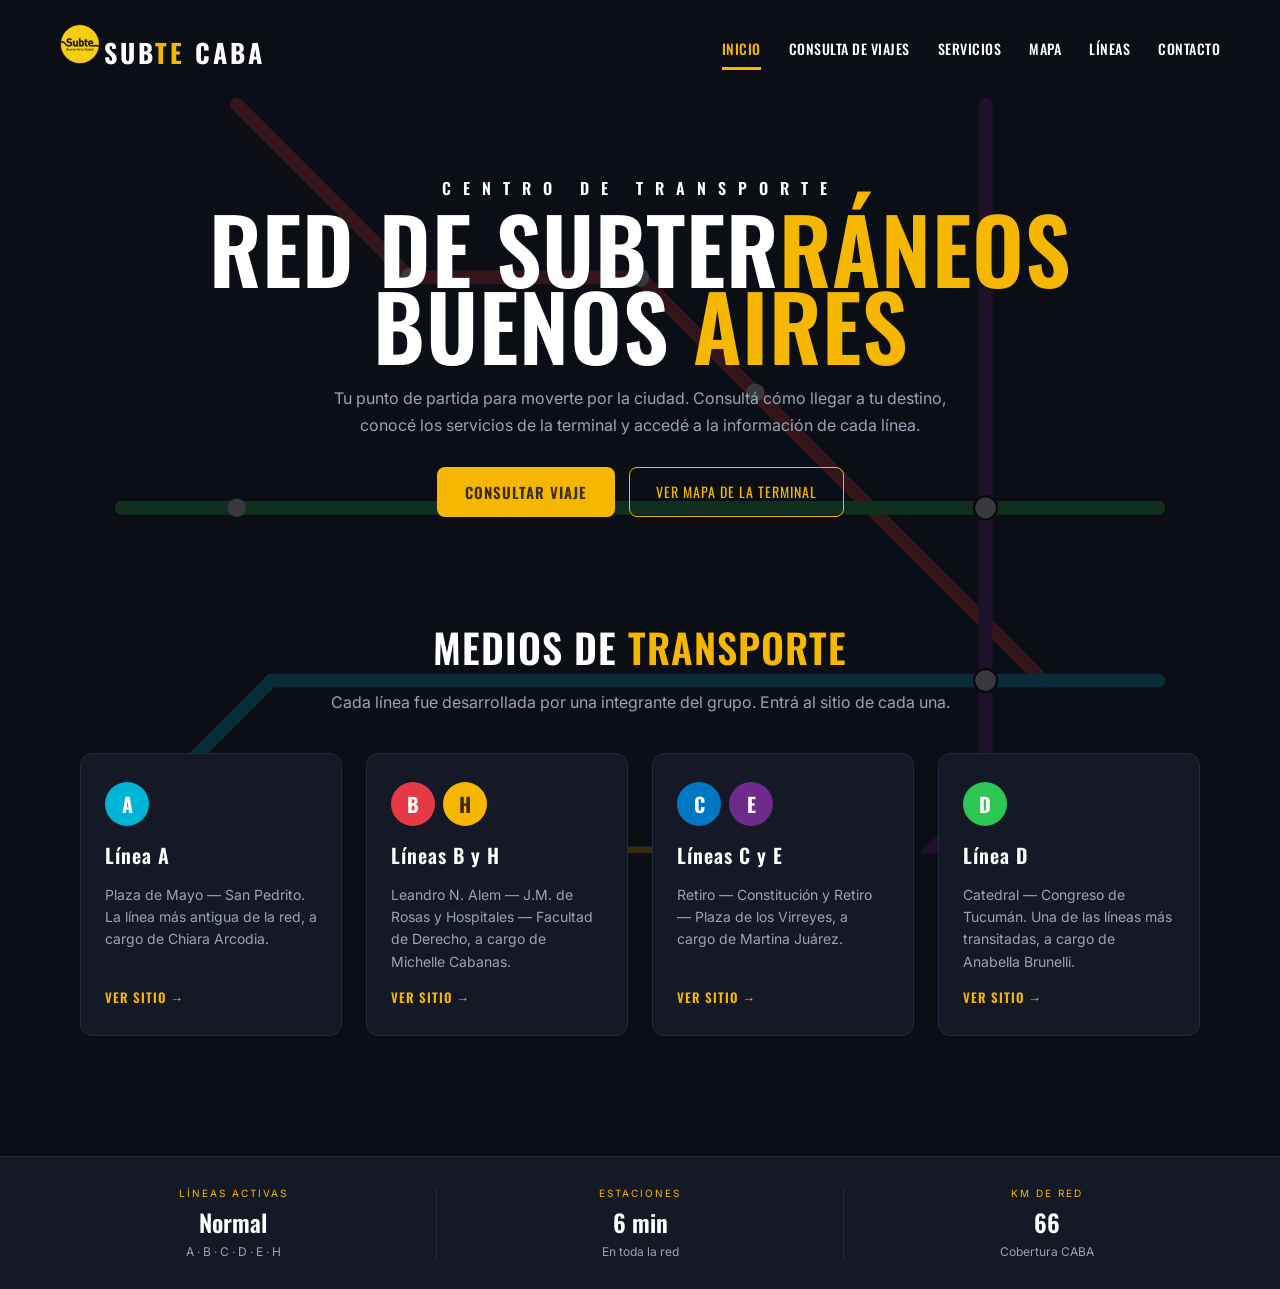
<file: index.html>
<!DOCTYPE html>
<html lang="es">
<head>
    <meta charset="UTF-8">
    <meta name="viewport" content="width=device-width, initial-scale=1.0">
    <title>Centro de Transporte Subte CABA - Inicio</title>

    <!-- Tipografías compartidas del sistema (Oswald + Inter) -->
    <link rel="preconnect" href="https://fonts.googleapis.com">
    <link rel="preconnect" href="https://fonts.gstatic.com" crossorigin>
    <link href="https://fonts.googleapis.com/css2?family=Oswald:wght@500;600;700&family=Inter:wght@400;500;600&display=swap" rel="stylesheet">

    <link rel="stylesheet" href="estilo/style.css">
</head>
<body>
    <div class="background-map">
        <svg viewBox="0 0 1000 700" xmlns="http://www.w3.org/2000/svg">
            <path d="M150 50 L300 200 L500 200 L600 300 L850 550" stroke="#E63946" stroke-width="12" fill="none" stroke-linecap="round"/>
            <line x1="50" y1="400" x2="950" y2="400" stroke="#2DC653" stroke-width="12" stroke-linecap="round"/>
            <path d="M80 650 L180 550 L850 550 L950 550" stroke="#00B4D8" stroke-width="12" fill="none" stroke-linecap="round"/>
            <path d="M800 50 L800 650 L750 700" stroke="#6F2B8C" stroke-width="12" fill="none" stroke-linecap="round"/>
            <path d="M350 700 L700 700 L800 850" stroke="#F5B700" stroke-width="12" fill="none" stroke-linecap="round"/>
            <circle cx="300" cy="200" r="8" fill="#fff"/>
            <circle cx="500" cy="200" r="8" fill="#fff"/>
            <circle cx="600" cy="300" r="8" fill="#fff"/>
            <circle cx="150" cy="400" r="8" fill="#fff"/>
            <circle cx="450" cy="400" r="8" fill="#fff"/>
            <circle cx="800" cy="400" r="10" fill="#fff" stroke="#000" stroke-width="2"/>
            <circle cx="800" cy="550" r="10" fill="#fff" stroke="#000" stroke-width="2"/>
        </svg>
    </div>

    <div class="main-container">
        <header>
            <nav class="nav">
                <div class="nav-brand">
                    <img src="img/logo-subte.png" alt="Logo del Subte de Buenos Aires" class="logo-img">
                    <a href="index.html" class="nav-logo">SUB<span>TE</span> CABA</a>
                </div>
                <ul class="nav-links">
                    <li><a href="index.html" class="active">Inicio</a></li>
                    <li><a href="consulta.html">Consulta de viajes</a></li>
                    <li><a href="servicios.html">Servicios</a></li>
                    <li><a href="mapa.html">Mapa</a></li>
                    <li><a href="#medios">Líneas</a></li>
                    <li><a href="contacto.html">Contacto</a></li>
                </ul>
            </nav>
        </header>

        <main>
            <section class="hero">
                <div class="hero-text">
                    <h1>CENTRO DE TRANSPORTE</h1>
                    <h2 class="title-main">RED DE SUBTER<span class="highlight">RÁNEOS</span></h2>
                    <h2 class="title-main">BUENOS <span class="highlight">AIRES</span></h2>
                    <p class="hero-sub">
                        Tu punto de partida para moverte por la ciudad. Consultá cómo llegar a tu destino,
                        conocé los servicios de la terminal y accedé a la información de cada línea.
                    </p>
                    <div style="margin-top:28px; display:flex; gap:14px; justify-content:center; flex-wrap:wrap;">
                        <a href="consulta.html" class="btn-primary">Consultar viaje</a>
                        <a href="mapa.html" class="btn-ghost">Ver mapa de la terminal</a>
                    </div>
                </div>
            </section>

            <!-- MEDIOS DE TRANSPORTE: enlaces a las páginas de cada integrante -->
            <section class="medios-section" id="medios">
                <div class="section-head">
                    <h2>Medios de <span class="highlight">transporte</span></h2>
                    <p>Cada línea fue desarrollada por una integrante del grupo. Entrá al sitio de cada una.</p>
                </div>

                <div class="medios-grid">

                    <a href="https://chiaraarcodia.github.io/proyectosubteA/index.html" class="medio-card" target="_blank" rel="noopener">
                        <div class="medio-badges">
                            <span class="medio-badge" style="background:var(--linea-a)">A</span>
                        </div>
                        <h3>Línea A</h3>
                        <p>Plaza de Mayo — San Pedrito. La línea más antigua de la red, a cargo de Chiara Arcodia.</p>
                        <span class="medio-link">Ver sitio →</span>
                    </a>

                    <a href="https://mncb1.github.io/SUBTESHB/" class="medio-card" target="_blank" rel="noopener">
                        <div class="medio-badges">
                            <span class="medio-badge" style="background:var(--linea-b)">B</span>
                            <span class="medio-badge" style="background:var(--linea-h); color:var(--brand-ink)">H</span>
                        </div>
                        <h3>Líneas B y H</h3>
                        <p>Leandro N. Alem — J.M. de Rosas y Hospitales — Facultad de Derecho, a cargo de Michelle Cabanas.</p>
                        <span class="medio-link">Ver sitio →</span>
                    </a>

                    <a href="https://martuj18.github.io/Lineas-C-y-E-Subtes-CABA/" class="medio-card" target="_blank" rel="noopener">
                        <div class="medio-badges">
                            <span class="medio-badge" style="background:var(--linea-c)">C</span>
                            <span class="medio-badge" style="background:var(--linea-e)">E</span>
                        </div>
                        <h3>Líneas C y E</h3>
                        <p>Retiro — Constitución y Retiro — Plaza de los Virreyes, a cargo de Martina Juárez.</p>
                        <span class="medio-link">Ver sitio →</span>
                    </a>

                    <a href="https://anabellabrunelli.github.io/subte/" class="medio-card" target="_blank" rel="noopener">
                        <div class="medio-badges">
                            <span class="medio-badge" style="background:var(--linea-d)">D</span>
                        </div>
                        <h3>Línea D</h3>
                        <p>Catedral — Congreso de Tucumán. Una de las líneas más transitadas, a cargo de Anabella Brunelli.</p>
                        <span class="medio-link">Ver sitio →</span>
                    </a>

                </div>
            </section>
        </main>

        <footer class="info-bar">
            <div class="info-card">
                <div class="info-label">Líneas activas</div>
                <div class="info-value">6</div>
                <div class="info-sub">A · B · C · D · E · H</div>
            </div>
            <div class="info-card">
                <div class="info-label">Estaciones</div>
                <div class="info-value">99</div>
                <div class="info-sub">En toda la red</div>
            </div>
            <div class="info-card">
                <div class="info-label">Km de red</div>
                <div class="info-value">66</div>
                <div class="info-sub">Cobertura CABA</div>
            </div>
        </footer>
    </div>

    <script src="Js/main.js"></script>
</body>
</html>
</file>
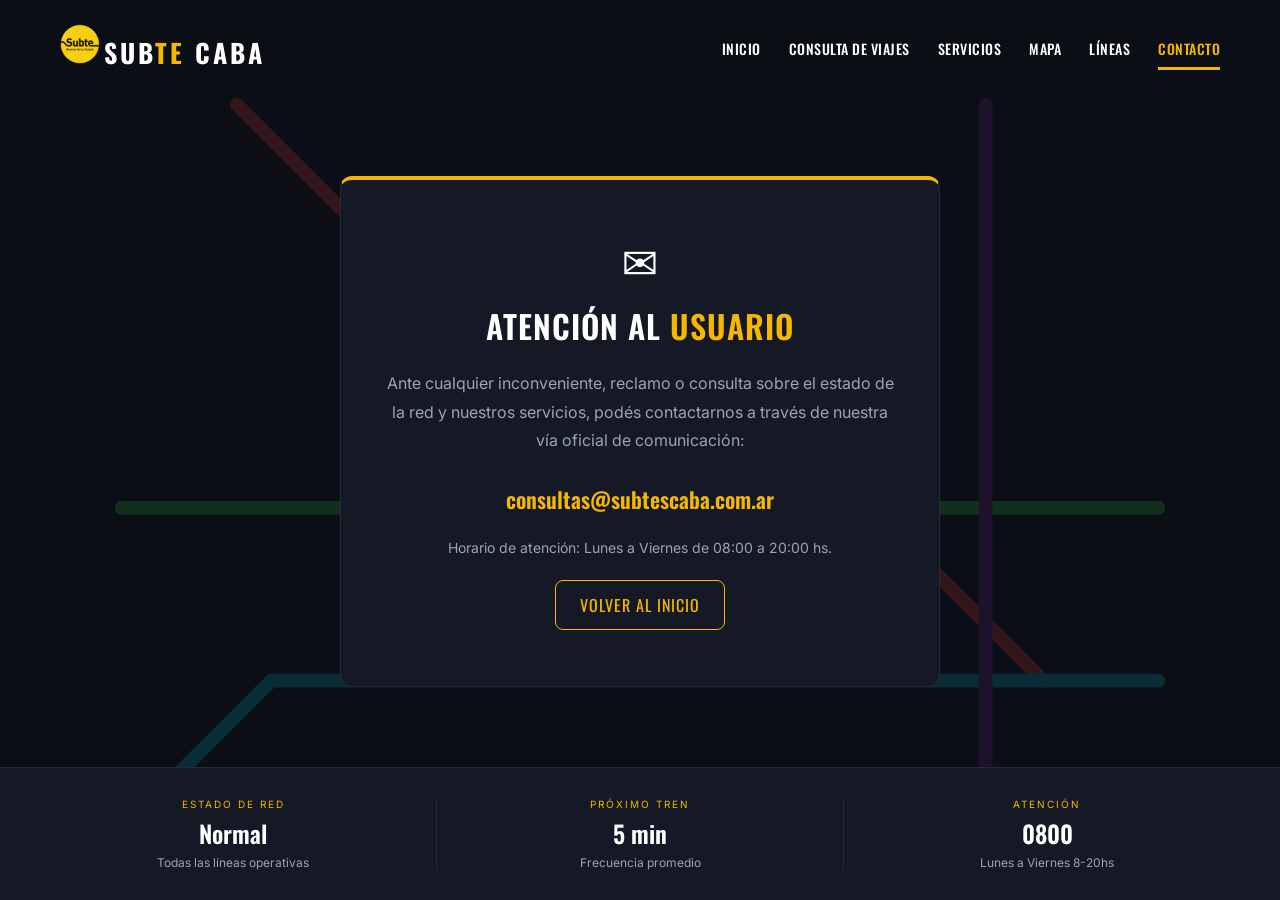
<file: contacto.html>
<!DOCTYPE html>
<html lang="es">
<head>
    <meta charset="UTF-8">
    <meta name="viewport" content="width=device-width, initial-scale=1.0">
    <title>Centro de Transporte - Contacto</title>
    <link rel="preconnect" href="https://fonts.googleapis.com">
    <link rel="preconnect" href="https://fonts.gstatic.com" crossorigin>
    <link href="https://fonts.googleapis.com/css2?family=Oswald:wght@500;600;700&family=Inter:wght@400;500;600&display=swap" rel="stylesheet">
    <link rel="stylesheet" href="estilo/style.css">
</head>
<body>
    <div class="background-map">
        <svg viewBox="0 0 1000 700" xmlns="http://www.w3.org/2000/svg">
            <path d="M150 50 L300 200 L500 200 L600 300 L850 550" stroke="#E63946" stroke-width="12" fill="none" stroke-linecap="round"/>
            <line x1="50" y1="400" x2="950" y2="400" stroke="#2DC653" stroke-width="12" stroke-linecap="round"/>
            <path d="M80 650 L180 550 L850 550 L950 550" stroke="#00B4D8" stroke-width="12" fill="none" stroke-linecap="round"/>
            <path d="M800 50 L800 650 L750 700" stroke="#6F2B8C" stroke-width="12" fill="none" stroke-linecap="round"/>
            <path d="M350 700 L700 700 L800 850" stroke="#F5B700" stroke-width="12" fill="none" stroke-linecap="round"/>
        </svg>
    </div>

    <div class="main-container">
        <header>
            <nav class="nav">
                <div class="nav-brand">
                    <img src="img/logo-subte.png" alt="Logo del Subte de Buenos Aires" class="logo-img">
                    <a href="index.html" class="nav-logo">SUB<span>TE</span> CABA</a>
                </div>
                <ul class="nav-links">
                    <li><a href="index.html">Inicio</a></li>
                    <li><a href="consulta.html">Consulta de viajes</a></li>
                    <li><a href="servicios.html">Servicios</a></li>
                    <li><a href="mapa.html">Mapa</a></li>
                    <li><a href="index.html#medios">Líneas</a></li>
                    <li><a href="contacto.html" class="active">Contacto</a></li>
                </ul>
            </nav>
        </header>

        <div class="contact-container">
            <div class="contact-box">
                <div class="contact-icon">✉️</div>
                <h1>Atención al <span>Usuario</span></h1>
                <p class="contact-text">
                    Ante cualquier inconveniente, reclamo o consulta sobre el estado de la red y nuestros servicios,
                    podés contactarnos a través de nuestra vía oficial de comunicación:
                </p>
                <div class="email-wrapper">
                    <a href="mailto:consultas@subtescaba.com.ar" class="email-link">consultas@subtescaba.com.ar</a>
                </div>
                <div class="contact-footer">
                    <p>Horario de atención: Lunes a Viernes de 08:00 a 20:00 hs.</p>
                </div>
                <a href="index.html" class="btn-back">Volver al Inicio</a>
            </div>
        </div>

        <footer class="info-bar">
            <div class="info-card">
                <div class="info-label">Estado de red</div>
                <div class="info-value">Normal</div>
                <div class="info-sub">Todas las líneas operativas</div>
            </div>
            <div class="info-card">
                <div class="info-label">Próximo Tren</div>
                <div class="info-value">4 min</div>
                <div class="info-sub">Frecuencia promedio</div>
            </div>
            <div class="info-card">
                <div class="info-label">Atención</div>
                <div class="info-value">0800</div>
                <div class="info-sub">Lunes a Viernes 8-20hs</div>
            </div>
        </footer>
    </div>

    <script src="Js/main.js"></script>
</body>
</html>
</file>
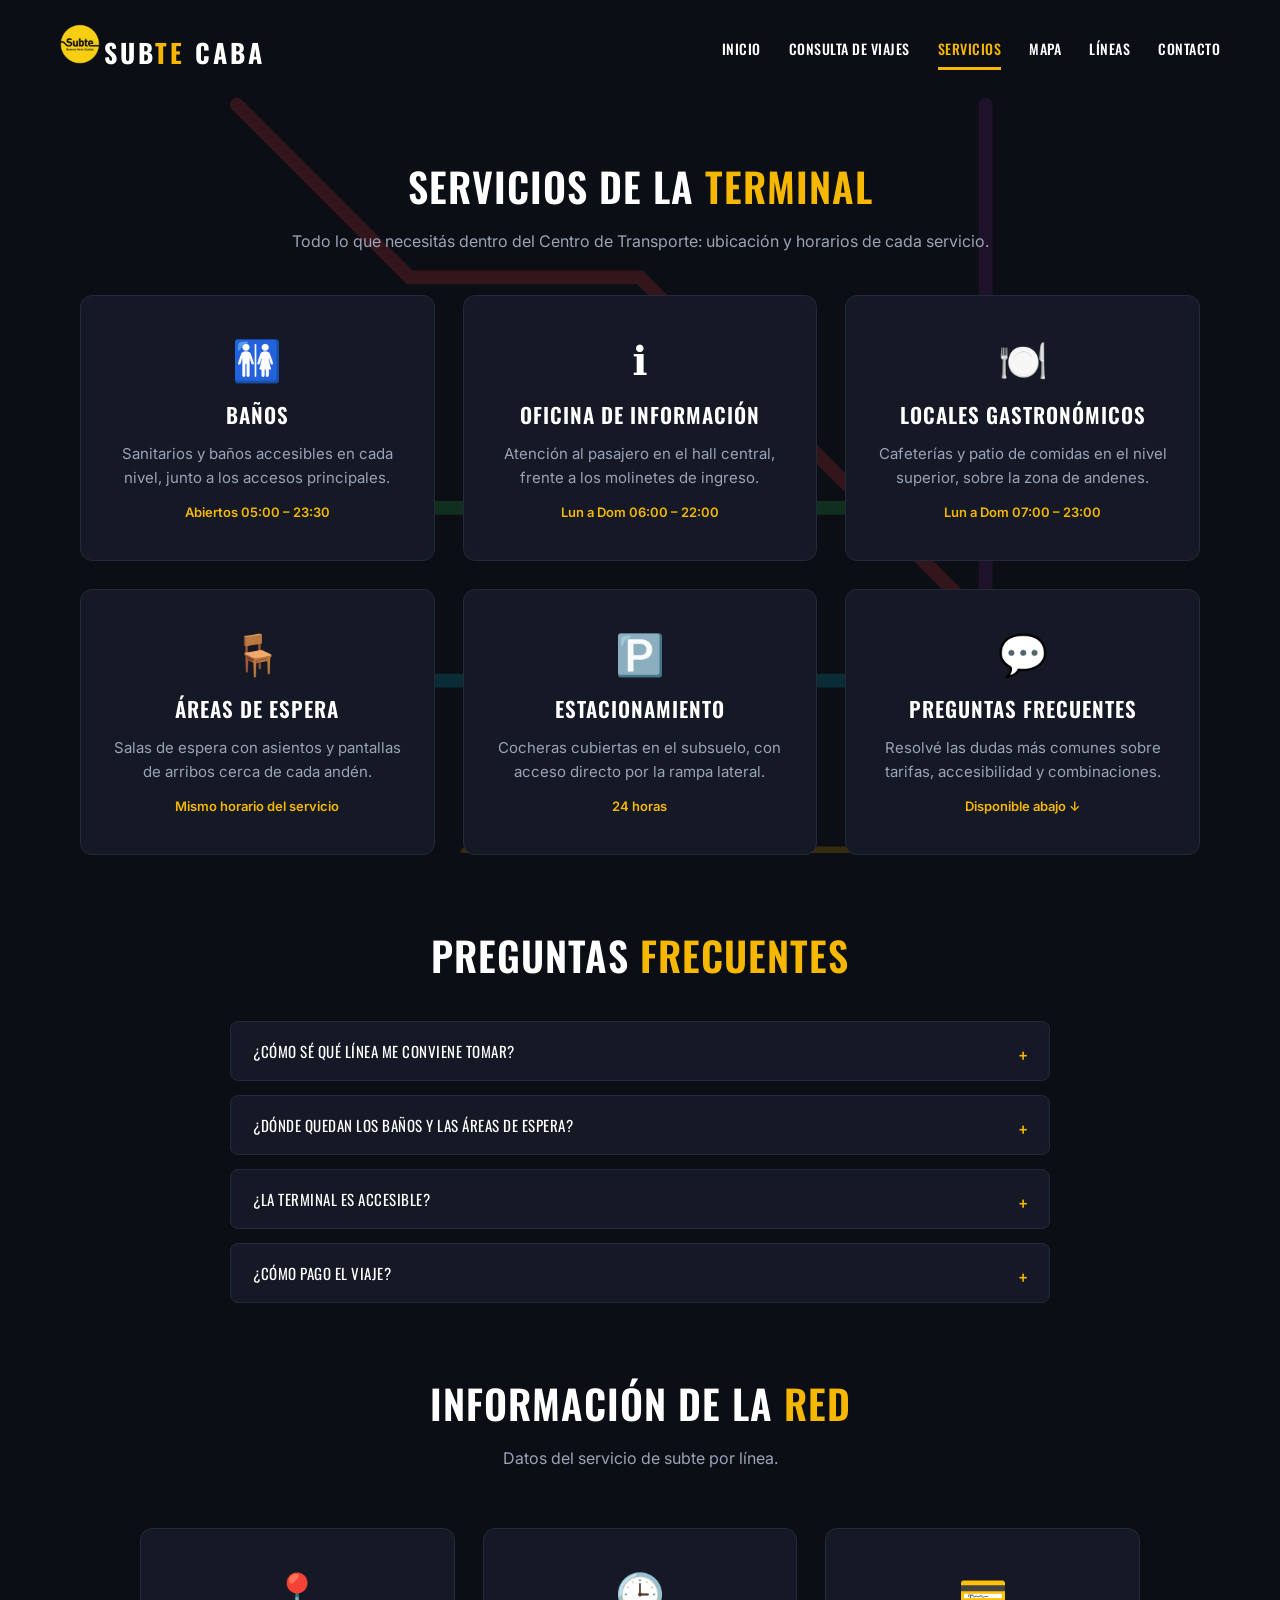
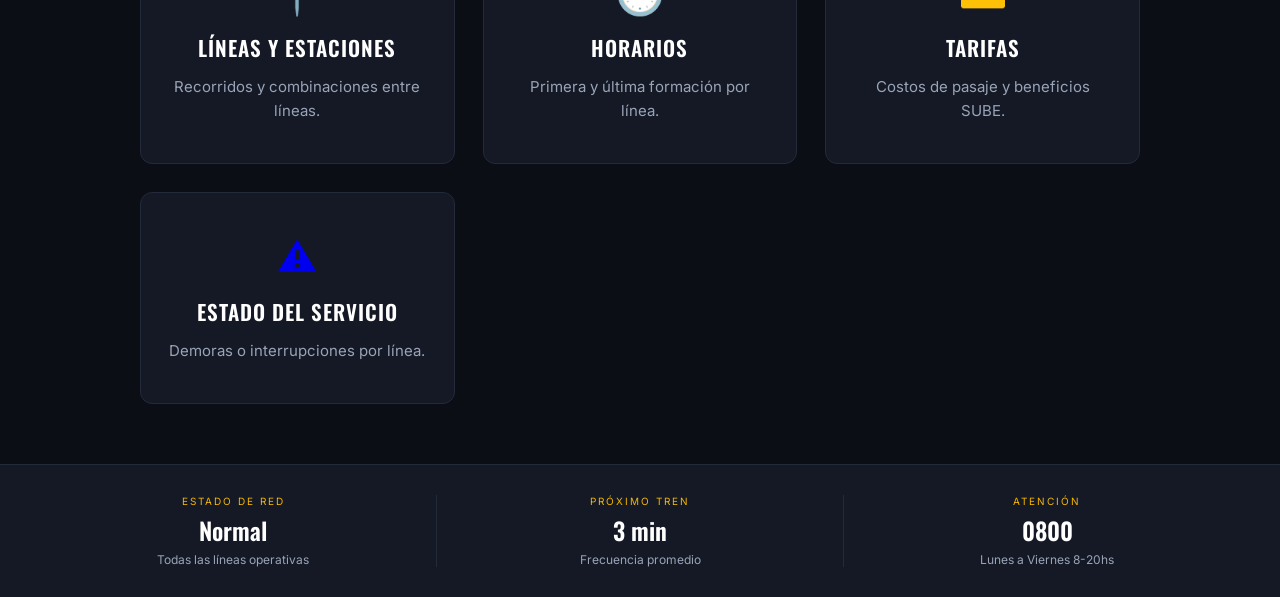
<file: servicios.html>
<!DOCTYPE html>
<html lang="es">
<head>
    <meta charset="UTF-8">
    <meta name="viewport" content="width=device-width, initial-scale=1.0">
    <title>Centro de Transporte - Servicios de la terminal</title>
    <link rel="preconnect" href="https://fonts.googleapis.com">
    <link rel="preconnect" href="https://fonts.gstatic.com" crossorigin>
    <link href="https://fonts.googleapis.com/css2?family=Oswald:wght@500;600;700&family=Inter:wght@400;500;600&display=swap" rel="stylesheet">
    <link rel="stylesheet" href="estilo/style.css">
    <style>
        .faq-wrapper { max-width: 820px; margin: 10px auto 0; text-align: left; }
        .faq-item {
            background: var(--surface);
            border: 1px solid var(--borde);
            border-radius: var(--radio-sm);
            margin-bottom: 14px;
            overflow: hidden;
        }
        .faq-item summary {
            padding: 18px 22px;
            cursor: pointer;
            font-family: var(--font-display);
            text-transform: uppercase;
            letter-spacing: .5px;
            font-size: 15px;
            color: var(--txt);
            list-style: none;
        }
        .faq-item summary::-webkit-details-marker { display: none; }
        .faq-item summary::after { content: "+"; float: right; color: var(--brand); font-size: 20px; }
        .faq-item[open] summary::after { content: "–"; }
        .faq-item p { padding: 0 22px 20px; color: var(--txt-2); font-size: 15px; line-height: 1.7; margin: 0; }
        .red-info { max-width: 1000px; margin: 0 auto; padding-top: 20px; }
    </style>
</head>
<body>
    <div class="background-map">
        <svg viewBox="0 0 1000 700" xmlns="http://www.w3.org/2000/svg">
            <path d="M150 50 L300 200 L500 200 L600 300 L850 550" stroke="#E63946" stroke-width="12" fill="none" stroke-linecap="round"/>
            <line x1="50" y1="400" x2="950" y2="400" stroke="#2DC653" stroke-width="12" stroke-linecap="round"/>
            <path d="M80 650 L180 550 L850 550 L950 550" stroke="#00B4D8" stroke-width="12" fill="none" stroke-linecap="round"/>
            <path d="M800 50 L800 650 L750 700" stroke="#6F2B8C" stroke-width="12" fill="none" stroke-linecap="round"/>
            <path d="M350 700 L700 700 L800 850" stroke="#F5B700" stroke-width="12" fill="none" stroke-linecap="round"/>
        </svg>
    </div>

    <div class="main-container">
        <header>
            <nav class="nav">
                <div class="nav-brand">
                    <img src="img/logo-subte.png" alt="Logo del Subte de Buenos Aires" class="logo-img">
                    <a href="index.html" class="nav-logo">SUB<span>TE</span> CABA</a>
                </div>
                <ul class="nav-links">
                    <li><a href="index.html">Inicio</a></li>
                    <li><a href="consulta.html">Consulta de viajes</a></li>
                    <li><a href="servicios.html" class="active">Servicios</a></li>
                    <li><a href="mapa.html">Mapa</a></li>
                    <li><a href="index.html#medios">Líneas</a></li>
                    <li><a href="contacto.html">Contacto</a></li>
                </ul>
            </nav>
        </header>

        <main class="services-container">
            <div class="section-head">
                <h2>Servicios de la <span class="highlight">terminal</span></h2>
                <p>Todo lo que necesitás dentro del Centro de Transporte: ubicación y horarios de cada servicio.</p>
            </div>

            <div class="services-grid">
                <div class="service-card">
                    <div class="icon">🚻</div>
                    <h3>Baños</h3>
                    <p>Sanitarios y baños accesibles en cada nivel, junto a los accesos principales.</p>
                    <div class="horario">Abiertos 05:00 – 23:30</div>
                </div>
                <div class="service-card">
                    <div class="icon">ℹ️</div>
                    <h3>Oficina de información</h3>
                    <p>Atención al pasajero en el hall central, frente a los molinetes de ingreso.</p>
                    <div class="horario">Lun a Dom 06:00 – 22:00</div>
                </div>
                <div class="service-card">
                    <div class="icon">🍽️</div>
                    <h3>Locales gastronómicos</h3>
                    <p>Cafeterías y patio de comidas en el nivel superior, sobre la zona de andenes.</p>
                    <div class="horario">Lun a Dom 07:00 – 23:00</div>
                </div>
                <div class="service-card">
                    <div class="icon">🪑</div>
                    <h3>Áreas de espera</h3>
                    <p>Salas de espera con asientos y pantallas de arribos cerca de cada andén.</p>
                    <div class="horario">Mismo horario del servicio</div>
                </div>
                <div class="service-card">
                    <div class="icon">🅿️</div>
                    <h3>Estacionamiento</h3>
                    <p>Cocheras cubiertas en el subsuelo, con acceso directo por la rampa lateral.</p>
                    <div class="horario">24 horas</div>
                </div>
                <div class="service-card">
                    <div class="icon">💬</div>
                    <h3>Preguntas frecuentes</h3>
                    <p>Resolvé las dudas más comunes sobre tarifas, accesibilidad y combinaciones.</p>
                    <div class="horario">Disponible abajo ↓</div>
                </div>
            </div>

            <!-- SERVICIO COMPLEMENTARIO: FAQ -->
            <div class="section-head" style="margin-top:70px">
                <h2>Preguntas <span class="highlight">frecuentes</span></h2>
            </div>
            <div class="faq-wrapper">
                <details class="faq-item">
                    <summary>¿Cómo sé qué línea me conviene tomar?</summary>
                    <p>Usá la sección <a href="consulta.html" style="color:var(--brand)">Consulta de viajes</a>: elegís origen y destino y te indica la línea, el andén, el tiempo y el costo estimado.</p>
                </details>
                <details class="faq-item">
                    <summary>¿Dónde quedan los baños y las áreas de espera?</summary>
                    <p>Podés verlos ubicados en el <a href="mapa.html" style="color:var(--brand)">mapa de la terminal</a>, identificados por color junto a cada andén y acceso.</p>
                </details>
                <details class="faq-item">
                    <summary>¿La terminal es accesible?</summary>
                    <p>Sí. Cuenta con ascensores, rampas, baños accesibles y andenes señalizados. Cada línea detalla su accesibilidad en su sitio.</p>
                </details>
                <details class="faq-item">
                    <summary>¿Cómo pago el viaje?</summary>
                    <p>El pago se realiza con tarjeta SUBE en los molinetes de cada acceso. La tarifa es por viaje.</p>
                </details>
            </div>

            <!-- INFORMACIÓN DE LA RED (subpáginas existentes) -->
            <div class="section-head" style="margin-top:70px">
                <h2>Información de la <span class="highlight">red</span></h2>
                <p>Datos del servicio de subte por línea.</p>
            </div>
            <div class="services-grid red-info">
                <a href="servicios/lineas_estaciones.html" class="service-card">
                    <div class="icon">📍</div><h3>Líneas y estaciones</h3>
                    <p>Recorridos y combinaciones entre líneas.</p>
                </a>
                <a href="servicios/horarios.html" class="service-card">
                    <div class="icon">🕒</div><h3>Horarios</h3>
                    <p>Primera y última formación por línea.</p>
                </a>
                <a href="servicios/tarifas.html" class="service-card">
                    <div class="icon">💳</div><h3>Tarifas</h3>
                    <p>Costos de pasaje y beneficios SUBE.</p>
                </a>
                <a href="servicios/estado_servicio.html" class="service-card">
                    <div class="icon">⚠️</div><h3>Estado del servicio</h3>
                    <p>Demoras o interrupciones por línea.</p>
                </a>
            </div>
        </main>

        <footer class="info-bar">
            <div class="info-card">
                <div class="info-label">Estado de red</div>
                <div class="info-value">Normal</div>
                <div class="info-sub">Todas las líneas operativas</div>
            </div>
            <div class="info-card">
                <div class="info-label">Próximo Tren</div>
                <div class="info-value">4 min</div>
                <div class="info-sub">Frecuencia promedio</div>
            </div>
            <div class="info-card">
                <div class="info-label">Atención</div>
                <div class="info-value">0800</div>
                <div class="info-sub">Lunes a Viernes 8-20hs</div>
            </div>
        </footer>
    </div>

    <script src="Js/main.js"></script>
</body>
</html>
</file>
<file: estilo/style.css>
@import url('https://fonts.googleapis.com/css2?family=Oswald:wght@500;600;700&family=Inter:wght@400;500;600&display=swap');

/* =====================================================================
   SISTEMA DE DISEÑO COMPARTIDO — GRUPO 12
   "Correlación entre los 3 sitios, sin que parezcan iguales"
   Hilo conductor: ámbar #F5B700 · Tipografías: Oswald + Inter
   --------------------------------------------------------------------
   Este archivo es la BASE PROPIA DEL CENTRO (hub oscuro).
   Todos los colores salen de las variables de :root.
   Para retocar un color, se cambia UNA sola vez acá.
===================================================================== */

:root {
    /* ----- TOKENS COMPARTIDOS (iguales en los 3 sitios) ----- */
    --brand: #F5B700;          /* ámbar de marca: hilo conductor */
    --brand-700: #D99A00;      /* ámbar oscuro: hover / detalles */
    --brand-ink: #3a2a00;      /* texto sobre fondo ámbar */

    --font-display: 'Oswald', 'Arial Narrow', Arial, sans-serif; /* títulos / señalética */
    --font-body: 'Inter', system-ui, Arial, sans-serif;          /* texto */

    --radio: 12px;
    --radio-sm: 8px;
    --transicion: .3s ease;

    /* ----- BASE PROPIA DEL CENTRO (hub oscuro) ----- */
    --bg: #0B0E14;             /* azul-negro (NO negro puro): conecta con las líneas */
    --surface: #141925;        /* tarjetas / paneles */
    --surface-2: #1b2130;      /* hover / segundo nivel */
    --borde: #232a3a;
    --txt: #FFFFFF;
    --txt-2: #9AA4B7;          /* texto secundario */

    /* ----- COLORES OFICIALES POR LÍNEA (se mantienen) ----- */
    --linea-a: #00B4D8;
    --linea-b: #E63946;
    --linea-c: #0078C1;
    --linea-d: #2DC653;
    --linea-e: #6F2B8C;
    --linea-h: #F5B700;
}

/* --- RESET --- */
* { margin: 0; padding: 0; box-sizing: border-box; }

body {
    background-color: var(--bg);
    color: var(--txt);
    font-family: var(--font-body);
    min-height: 100vh;
    overflow-y: auto;
    overflow-x: hidden;
}

h1, h2, h3, .title-main, .nav-logo {
    font-family: var(--font-display);
    font-weight: 600;
    letter-spacing: 1px;
}
.logo-img {
    height: 40px;
    width: auto;
    object-fit: contain;
}

/* --- MAPA DE FONDO (decorativo) --- */
.background-map {
    position: fixed;
    top: 0; left: 0;
    width: 100%; height: 100%;
    z-index: -1;
    display: flex;
    align-items: center;
    justify-content: center;
    opacity: 0.18;
}
.background-map svg { width: 90%; height: auto; }

.main-container {
    display: flex;
    flex-direction: column;
    min-height: 100vh;
    position: relative;
    z-index: 1;
}

/* --- NAVEGACIÓN --- */
.nav {
    display: flex;
    justify-content: space-between;
    align-items: center;
    padding: 24px 60px;
    flex-wrap: wrap;
    gap: 16px;
}
.nav-logo {
    font-size: 26px;
    letter-spacing: 3px;
    color: var(--txt);
    text-decoration: none;
    font-weight: 700;
}
.nav-logo span { color: var(--brand); }

.nav-links {
    display: flex;
    gap: 28px;
    list-style: none;
    flex-wrap: wrap;
}
.nav-links a {
    color: var(--txt);
    text-decoration: none;
    text-transform: uppercase;
    font-size: 14px;
    font-weight: 500;
    font-family: var(--font-display);
    letter-spacing: .5px;
    transition: color var(--transicion);
    padding-bottom: 8px;
}
.nav-links a.active {
    color: var(--brand);
    border-bottom: 3px solid var(--brand);
}
.nav-links a:hover { color: var(--brand); }

/* --- HERO (HOME) --- */
.hero {
    display: flex;
    align-items: center;
    justify-content: center;
    text-align: center;
    padding: 80px 20px 40px;
}
.hero-text h1 { font-size: 16px; letter-spacing: 12px; color: var(--txt); margin-bottom: 10px; }
.title-main { font-size: 90px; line-height: 0.85; text-transform: uppercase; }
.highlight { color: var(--brand); }

.hero-sub {
    max-width: 620px;
    margin: 22px auto 0;
    color: var(--txt-2);
    font-size: 16px;
    line-height: 1.7;
}

/* --- BOTONES COMPARTIDOS --- */
.btn-primary {
    display: inline-block;
    background: var(--brand);
    color: var(--brand-ink);
    font-family: var(--font-display);
    font-weight: 600;
    text-transform: uppercase;
    letter-spacing: 1px;
    text-decoration: none;
    padding: 14px 28px;
    border: none;
    border-radius: var(--radio-sm);
    cursor: pointer;
    font-size: 15px;
    transition: var(--transicion);
}
.btn-primary:hover { background: var(--brand-700); transform: translateY(-2px); }

.btn-ghost {
    display: inline-block;
    background: transparent;
    color: var(--brand);
    border: 1px solid var(--brand);
    font-family: var(--font-display);
    text-transform: uppercase;
    letter-spacing: 1px;
    text-decoration: none;
    padding: 13px 26px;
    border-radius: var(--radio-sm);
    cursor: pointer;
    font-size: 14px;
    transition: var(--transicion);
}
.btn-ghost:hover { background: var(--brand); color: var(--brand-ink); }

/* --- TÍTULOS DE SECCIÓN --- */
.section-head { text-align: center; max-width: 760px; margin: 0 auto 36px; padding: 0 20px; }
.section-head h2 { font-size: 40px; text-transform: uppercase; }
.section-head p { color: var(--txt-2); margin-top: 12px; font-size: 16px; line-height: 1.7; }

/* --- MEDIOS DE TRANSPORTE (enlaces a las líneas) --- */
.medios-section { max-width: 1200px; margin: 40px auto; padding: 20px 40px 80px; width: 100%; }
.medios-grid {
    display: grid;
    grid-template-columns: repeat(auto-fit, minmax(240px, 1fr));
    gap: 24px;
    margin-top: 10px;
}
.medio-card {
    background: var(--surface);
    border: 1px solid var(--borde);
    border-radius: var(--radio);
    padding: 28px 24px;
    display: flex;
    flex-direction: column;
    gap: 14px;
    text-decoration: none;
    transition: var(--transicion);
}
.medio-card:hover { border-color: var(--brand); transform: translateY(-6px); background: var(--surface-2); }
.medio-badges { display: flex; gap: 8px; }
.medio-badge {
    width: 44px; height: 44px; border-radius: 50%;
    display: flex; align-items: center; justify-content: center;
    font-family: var(--font-display); font-weight: 700; font-size: 20px; color: #fff;
}
.medio-card h3 { color: var(--txt); font-size: 20px; }
.medio-card p { color: var(--txt-2); font-size: 14px; line-height: 1.6; flex: 1; }
.medio-link {
    color: var(--brand);
    font-family: var(--font-display);
    text-transform: uppercase;
    font-size: 13px;
    letter-spacing: 1px;
    font-weight: 600;
}

/* --- SERVICIOS (TARJETAS GENÉRICAS) --- */
.services-container {
    padding: 60px 40px;
    text-align: center;
    max-width: 1200px;
    margin: 0 auto;
    width: 100%;
}
.subtitle { color: var(--txt-2); margin-top: 10px; font-size: 16px; }
.services-grid {
    display: grid;
    grid-template-columns: repeat(auto-fit, minmax(260px, 1fr));
    gap: 28px;
    margin-top: 40px;
}
.service-card {
    background: var(--surface);
    border: 1px solid var(--borde);
    padding: 40px 28px;
    text-decoration: none;
    border-radius: var(--radio);
    transition: var(--transicion);
    display: flex;
    flex-direction: column;
    align-items: center;
    text-align: center;
}
.service-card .icon { font-size: 40px; margin-bottom: 14px; }
.service-card h3 { color: var(--txt); margin-bottom: 12px; font-size: 21px; text-transform: uppercase; }
.service-card p { color: var(--txt-2); font-size: 15px; line-height: 1.6; margin: 0; }
.service-card .horario { margin-top: 14px; color: var(--brand); font-size: 13px; font-weight: 600; }
.service-card:hover { border-color: var(--brand); transform: translateY(-5px); background: var(--surface-2); }

/* --- LISTA DE LÍNEAS / ESTADO --- */
.lines-list-container {
    display: flex; flex-direction: column; gap: 18px;
    margin: 30px auto; max-width: 800px; padding-bottom: 60px;
}
.line-item {
    background: var(--surface);
    border: 1px solid var(--borde);
    display: flex; align-items: center;
    padding: 20px;
    text-decoration: none;
    border-radius: var(--radio);
    transition: var(--transicion);
}
.line-badge {
    width: 60px; height: 60px; border-radius: 50%;
    display: flex; align-items: center; justify-content: center;
    font-family: var(--font-display);
    font-size: 24px; font-weight: 700; color: #fff; flex-shrink: 0;
}
.line-info { flex: 1; padding-left: 20px; text-align: left; }
.line-info h3 { color: var(--txt); font-size: 20px; margin: 0; }
.line-info p { color: var(--txt-2); font-size: 14px; margin-top: 4px; }
.line-item:hover { border-color: var(--brand); background: var(--surface-2); }

/* --- HORARIOS (TARJETAS POR LÍNEA) --- */
.schedules-grid {
    display: grid;
    grid-template-columns: repeat(auto-fit, minmax(260px, 1fr));
    gap: 28px;
    max-width: 1000px;
    margin: 40px auto;
    padding: 0 20px 80px;
}
.schedule-card {
    background: var(--surface);
    border: 1px solid var(--borde);
    border-radius: var(--radio);
    overflow: hidden;
}
.line-header-block { padding: 15px 20px; color: #fff; font-family: var(--font-display); font-size: 22px; font-weight: 700; }
.line-body { padding: 20px; color: var(--txt-2); font-size: 14px; line-height: 1.9; }
.line-body strong { color: var(--txt); }
.line-a .line-header-block { background-color: var(--linea-a); }
.line-b .line-header-block { background-color: var(--linea-b); }
.line-c .line-header-block { background-color: var(--linea-c); }
.line-d .line-header-block { background-color: var(--linea-d); }
.line-e .line-header-block { background-color: var(--linea-e); }
.line-h .line-header-block { background-color: var(--linea-h); color: var(--brand-ink); }

/* =====================================================================
   CONSULTA DE VIAJES  (página nueva)
===================================================================== */
.consulta-container { max-width: 980px; margin: 0 auto; padding: 50px 40px 80px; width: 100%; }
.consulta-form {
    background: var(--surface);
    border: 1px solid var(--borde);
    border-top: 4px solid var(--brand);
    border-radius: var(--radio);
    padding: 34px;
    display: grid;
    grid-template-columns: 1fr 1fr;
    gap: 20px;
    margin-top: 30px;
}
.form-group { display: flex; flex-direction: column; gap: 8px; text-align: left; }
.form-group.full { grid-column: 1 / -1; }
.form-group label {
    font-family: var(--font-display);
    text-transform: uppercase;
    font-size: 13px;
    letter-spacing: 1px;
    color: var(--txt-2);
}
.form-group select {
    background: var(--bg);
    color: var(--txt);
    border: 1px solid var(--borde);
    border-radius: var(--radio-sm);
    padding: 14px;
    font-family: var(--font-body);
    font-size: 15px;
    cursor: pointer;
    transition: var(--transicion);
}
.form-group select:focus { outline: none; border-color: var(--brand); }

/* Resultado de la consulta */
.resultado {
    margin-top: 34px;
    background: var(--surface);
    border: 1px solid var(--borde);
    border-radius: var(--radio);
    padding: 30px;
    text-align: left;
}
.resultado.hidden { display: none; }
.resultado-titulo {
    font-family: var(--font-display);
    text-transform: uppercase;
    font-size: 22px;
    color: var(--brand);
    margin-bottom: 4px;
}
.resultado-ruta { color: var(--txt-2); margin-bottom: 22px; font-size: 15px; }
.resultado-grid {
    display: grid;
    grid-template-columns: repeat(auto-fit, minmax(170px, 1fr));
    gap: 16px;
}
.dato-card {
    background: var(--bg);
    border: 1px solid var(--borde);
    border-radius: var(--radio-sm);
    padding: 18px;
}
.dato-label {
    font-size: 11px;
    text-transform: uppercase;
    letter-spacing: 1.5px;
    color: var(--brand);
    margin-bottom: 8px;
    font-weight: 600;
}
.dato-valor { font-size: 22px; font-weight: 600; color: var(--txt); font-family: var(--font-display); }
.dato-extra { font-size: 13px; color: var(--txt-2); margin-top: 4px; }
.resultado-aviso { color: var(--txt-2); font-size: 13px; margin-top: 20px; font-style: italic; }
.error-msg { color: var(--linea-b); margin-top: 16px; font-weight: 600; }

/* =====================================================================
   MAPA / PLANO DE LA TERMINAL  (página nueva)
===================================================================== */
.mapa-container { max-width: 1200px; margin: 0 auto; padding: 50px 40px 80px; width: 100%; }
.mapa-layout { display: grid; grid-template-columns: 1fr 280px; gap: 30px; margin-top: 30px; align-items: start; }
.plano-wrapper {
    background: var(--surface);
    border: 1px solid var(--borde);
    border-radius: var(--radio);
    padding: 20px;
}
.plano-wrapper svg { width: 100%; height: auto; display: block; }
.leyenda {
    background: var(--surface);
    border: 1px solid var(--borde);
    border-radius: var(--radio);
    padding: 24px;
    position: sticky;
    top: 20px;
}
.leyenda h3 { font-size: 18px; text-transform: uppercase; margin-bottom: 18px; color: var(--brand); }
.leyenda-item { display: flex; align-items: center; gap: 12px; margin-bottom: 14px; font-size: 14px; color: var(--txt-2); }
.leyenda-color { width: 22px; height: 22px; border-radius: 6px; flex-shrink: 0; border: 1px solid rgba(255,255,255,.15); }

/* --- INFO BAR (FOOTER) --- */
.info-bar {
    background: var(--surface);
    border-top: 1px solid var(--borde);
    padding: 30px;
    display: flex;
    width: 100%;
    margin-top: auto;
}
.info-card { flex: 1; text-align: center; border-right: 1px solid var(--borde); }
.info-card:last-child { border-right: none; }
.info-label { font-size: 10px; color: var(--brand); text-transform: uppercase; margin-bottom: 5px; letter-spacing: 2px; }
.info-value { font-size: 24px; font-weight: 600; color: var(--txt); font-family: var(--font-display); }
.info-sub { font-size: 12px; color: var(--txt-2); margin-top: 4px; }

/* --- CONTACTO --- */
.contact-container { flex: 1; display: flex; align-items: center; justify-content: center; padding: 60px 20px; }
.contact-box {
    background: var(--surface);
    border: 1px solid var(--borde);
    border-top: 4px solid var(--brand);
    padding: 56px 40px;
    max-width: 600px; width: 100%;
    text-align: center;
    border-radius: var(--radio);
}
.contact-icon { font-size: 44px; margin-bottom: 12px; }
.contact-box h1 { font-size: 32px; color: var(--txt); margin-bottom: 20px; text-transform: uppercase; }
.contact-box h1 span, .contact-box h2 span { color: var(--brand); }
.contact-text { color: var(--txt-2); font-size: 16px; line-height: 1.8; margin-bottom: 28px; }
.email-wrapper { margin-bottom: 22px; }
.email-link {
    display: inline-block; color: var(--brand);
    font-size: 22px; text-decoration: none; font-weight: 600;
    font-family: var(--font-display);
    border-bottom: 2px solid transparent; transition: var(--transicion);
}
.email-link:hover { color: var(--txt); border-bottom: 2px solid var(--brand); }
.contact-footer { color: var(--txt-2); font-size: 14px; margin-bottom: 24px; }
.btn-back {
    display: inline-block; color: var(--brand);
    border: 1px solid var(--brand); padding: 12px 24px;
    border-radius: var(--radio-sm); text-decoration: none;
    font-family: var(--font-display); text-transform: uppercase; letter-spacing: 1px;
    transition: var(--transicion);
}
.btn-back:hover { background: var(--brand); color: var(--brand-ink); }

/* --- INTEGRANTES --- */
.integrantes-container { max-width: 1200px; margin: 0 auto; padding: 50px 40px 80px; width: 100%; }
.integrantes-container .title-main { font-size: 40px; letter-spacing: 2px; line-height: 1.2; margin-bottom: 10px; text-align: center; }
.integrantes-grid { display: grid; grid-template-columns: repeat(auto-fit, minmax(280px, 1fr)); gap: 30px; margin: 40px auto; }
.member-card {
    max-width: 400px; margin: 0 auto;
    background: var(--surface); border: 1px solid var(--borde);
    border-radius: var(--radio); display: flex; flex-direction: column;
    transition: transform var(--transicion);
}
.member-card:hover { transform: translateY(-10px); border-color: var(--brand); }
.member-image { width: 100%; aspect-ratio: 16 / 9; background-color: var(--surface-2); overflow: hidden; border-bottom: 3px solid var(--brand); }
.member-image img { width: 100%; height: 100%; object-fit: cover; object-position: top; }
.member-info { padding: 25px; text-align: left; display: flex; flex-direction: column; flex: 1; }
.member-info h3 { font-size: 18px; color: var(--txt); margin-bottom: 15px; letter-spacing: 1px; }
.member-info p { font-size: 14px; color: var(--txt-2); line-height: 1.6; margin-bottom: 20px; flex: 1; }
.member-link {
    color: var(--brand); text-decoration: none; font-weight: 600; font-size: 13px;
    text-transform: uppercase; font-family: var(--font-display);
    border: 1px solid var(--brand); padding: 10px; text-align: center;
    border-radius: var(--radio-sm); transition: var(--transicion);
}
.member-link:hover { background: var(--brand); color: var(--brand-ink); }

/* --- BARRA "VOLVER AL CENTRO" (para reutilizar) --- */
.hub-bar {
    background: var(--surface);
    border-bottom: 1px solid var(--borde);
    padding: 10px 24px;
    display: flex; align-items: center; justify-content: center; gap: 8px;
    font-size: 13px; color: var(--txt-2);
}
.hub-bar a { color: var(--brand); text-decoration: none; font-weight: 600; }
.hub-bar a:hover { text-decoration: underline; }

/* --- RESPONSIVE --- */
@media (max-width: 992px) {
    .title-main { font-size: 64px; }
    .mapa-layout { grid-template-columns: 1fr; }
    .leyenda { position: static; }
}
@media (max-width: 768px) {
    .nav { flex-direction: column; gap: 16px; padding: 20px; }
    .nav-links { gap: 14px; justify-content: center; }
    .title-main { font-size: 44px; }
    .hero-text h1 { letter-spacing: 6px; font-size: 14px; }
    .section-head h2 { font-size: 30px; }
    .consulta-form { grid-template-columns: 1fr; }
    .info-bar { flex-direction: column; gap: 22px; }
    .info-card { border-right: none; border-bottom: 1px solid var(--borde); padding-bottom: 15px; }
    .info-card:last-child { border-bottom: none; }
}
@media (max-width: 480px) {
    .title-main { font-size: 34px; }
    .service-card { padding: 32px 20px; }
    .line-badge { width: 50px; height: 50px; font-size: 20px; }
    .contact-box { padding: 40px 22px; }
    .contact-box h1 { font-size: 24px; }
    .email-link { font-size: 18px; }
}

/* --- SUB-NAV (páginas de información de la red) --- */
.subnav-red {
    display: flex; gap: 8px; flex-wrap: wrap; justify-content: center;
    padding: 0 20px 14px;
}
.subnav-red a {
    font-family: var(--font-display);
    text-transform: uppercase; font-size: 12px; letter-spacing: .5px;
    color: var(--txt-2);
    border: 1px solid var(--borde); border-radius: 999px;
    padding: 8px 16px; text-decoration: none; transition: var(--transicion);
}
.subnav-red a:hover { border-color: var(--brand); color: var(--brand); }
.subnav-red a.active { background: var(--brand); color: var(--brand-ink); border-color: var(--brand); }
</file>
